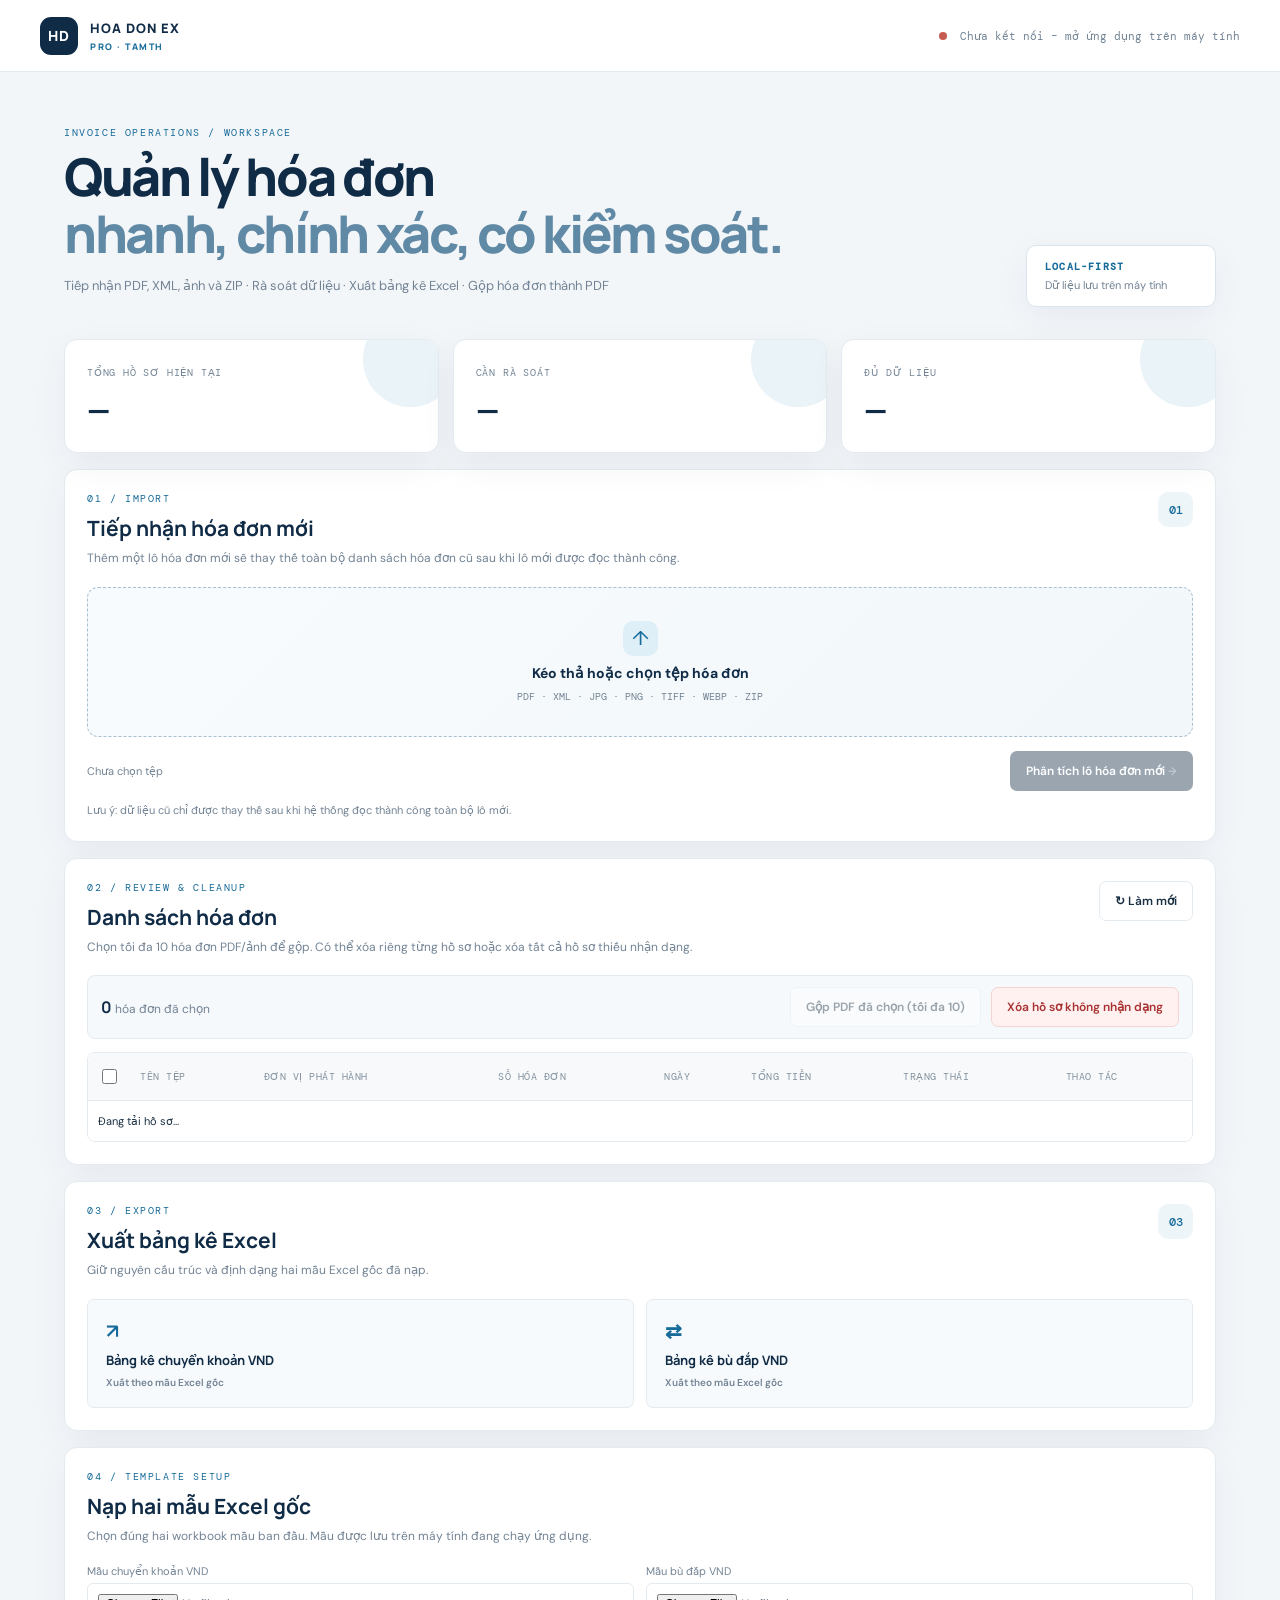
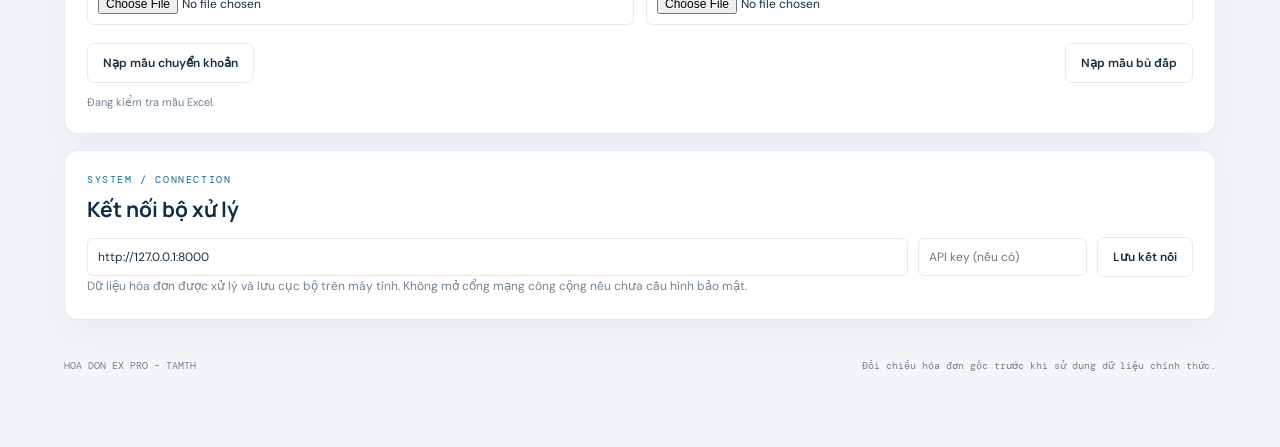
<file: index.html>
<!doctype html>
<html lang="vi">
<head>
<meta charset="utf-8">
<meta name="viewport" content="width=device-width,initial-scale=1">
<meta http-equiv="refresh" content="0; url=./frontend/">
<title>HOA DON EX PRO – TAMTH</title>
<script>location.replace(new URL("./frontend/", location.href).href);</script>
</head>
<body>
<p>Đang mở HOA DON EX PRO – TAMTH…</p>
<p><a href="./frontend/">Nhấn vào đây nếu trang không tự chuyển.</a></p>
</body>
</html>
</file>
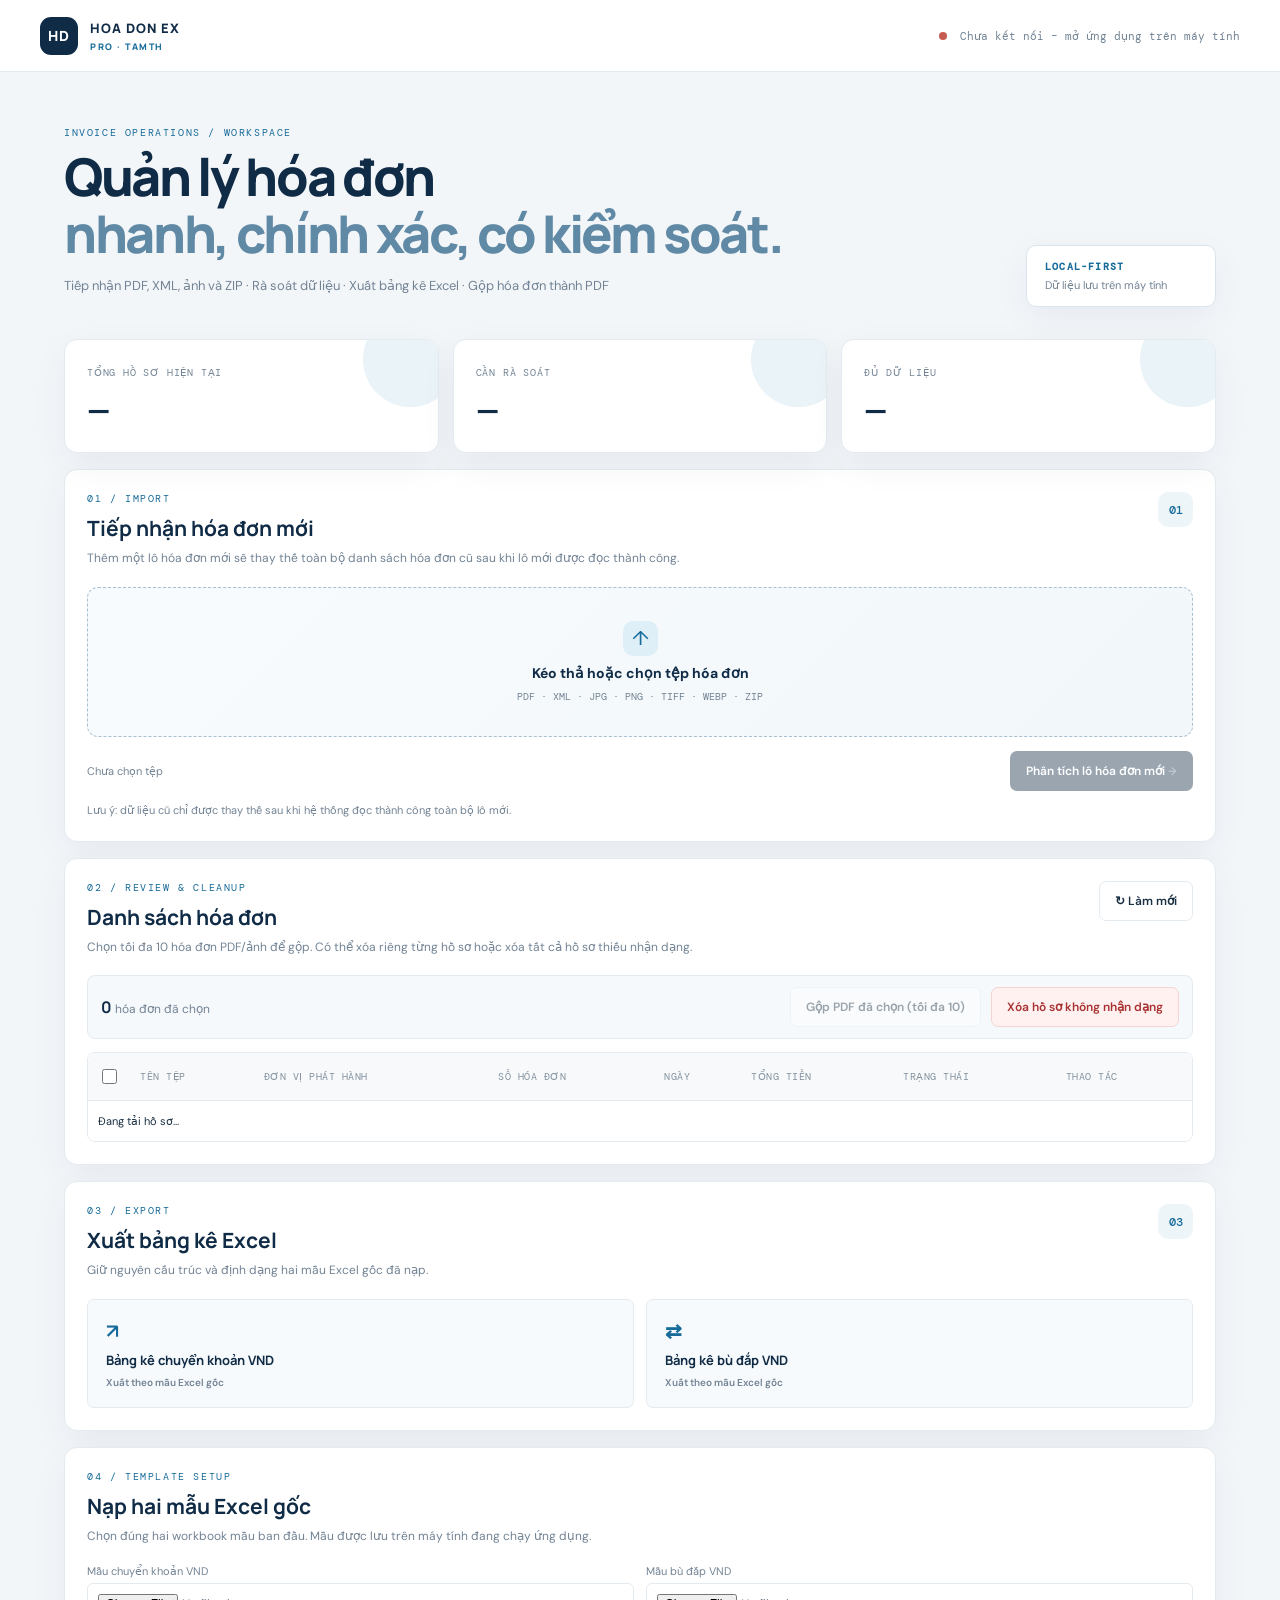
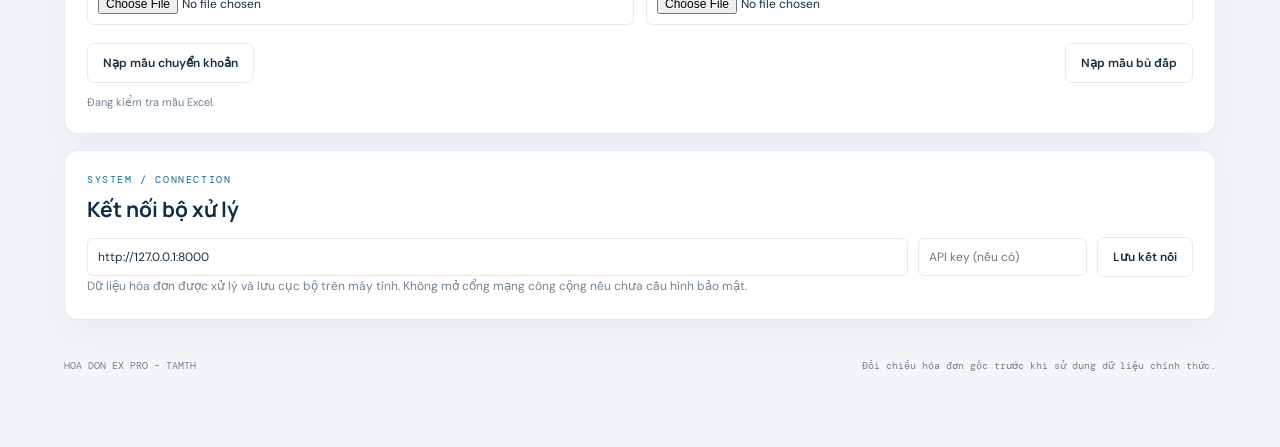
<file: frontend/index.html>
<!doctype html>
<html lang="vi">
<head><meta charset="utf-8"><meta name="viewport" content="width=device-width,initial-scale=1"><meta name="theme-color" content="#102b46"><title>HOA DON EX PRO – TAMTH</title><link rel="stylesheet" href="./styles.css"></head>
<body>
<header><a class="brand" href="#"><span class="brand-mark">HD</span><span>HOA DON EX <small>PRO · TAMTH</small></span></a><span id="status" class="connection"><i></i> Đang kết nối bộ xử lý</span></header>
<main>
<section class="hero"><div><p class="eyebrow">INVOICE OPERATIONS / WORKSPACE</p><h1>Quản lý hóa đơn<br><em>nhanh, chính xác, có kiểm soát.</em></h1><p class="intro">Tiếp nhận PDF, XML, ảnh và ZIP · Rà soát dữ liệu · Xuất bảng kê Excel · Gộp hóa đơn thành PDF</p></div><div class="hero-tag"><strong>LOCAL-FIRST</strong><span>Dữ liệu lưu trên máy tính</span></div></section>
<section class="stats"><article><small>TỔNG HỒ SƠ HIỆN TẠI</small><strong id="total">—</strong></article><article><small>CẦN RÀ SOÁT</small><strong id="review">—</strong></article><article><small>ĐỦ DỮ LIỆU</small><strong id="ready">—</strong></article></section>
<section class="panel"><div class="section-head"><div><p class="eyebrow">01 / IMPORT</p><h2>Tiếp nhận hóa đơn mới</h2><p>Thêm một lô hóa đơn mới sẽ thay thế toàn bộ danh sách hóa đơn cũ sau khi lô mới được đọc thành công.</p></div><span class="step">01</span></div>
<label class="drop" id="drop"><input id="files" type="file" multiple accept=".pdf,.xml,.jpg,.jpeg,.png,.tif,.tiff,.webp,.zip"><span class="upload-icon">↑</span><b>Kéo thả hoặc chọn tệp hóa đơn</b><small>PDF · XML · JPG · PNG · TIFF · WEBP · ZIP</small></label><div class="actions"><span id="chosen">Chưa chọn tệp</span><button id="upload" disabled>Phân tích lô hóa đơn mới <span>→</span></button></div><small class="hint">Lưu ý: dữ liệu cũ chỉ được thay thế sau khi hệ thống đọc thành công toàn bộ lô mới.</small></section>
<section class="panel"><div class="section-head"><div><p class="eyebrow">02 / REVIEW & CLEANUP</p><h2>Danh sách hóa đơn</h2><p>Chọn tối đa 10 hóa đơn PDF/ảnh để gộp. Có thể xóa riêng từng hồ sơ hoặc xóa tất cả hồ sơ thiếu nhận dạng.</p></div><button class="light" id="refresh">↻ Làm mới</button></div>
<div class="toolbar"><div><strong id="selectedCount">0</strong><span> hóa đơn đã chọn</span></div><div class="toolbar-actions"><button class="light" id="mergePdf" disabled>Gộp PDF đã chọn (tối đa 10)</button><button class="danger" id="deleteUnrecognized">Xóa hồ sơ không nhận dạng</button></div></div>
<div class="scroll"><table><thead><tr><th class="check-col"><input id="selectAll" type="checkbox" aria-label="Chọn tất cả"></th><th>TÊN TỆP</th><th>ĐƠN VỊ PHÁT HÀNH</th><th>SỐ HÓA ĐƠN</th><th>NGÀY</th><th>TỔNG TIỀN</th><th>TRẠNG THÁI</th><th>THAO TÁC</th></tr></thead><tbody id="rows"><tr><td colspan="8">Đang tải hồ sơ...</td></tr></tbody></table></div></section>
<section class="panel"><div class="section-head"><div><p class="eyebrow">03 / EXPORT</p><h2>Xuất bảng kê Excel</h2><p>Giữ nguyên cấu trúc và định dạng hai mẫu Excel gốc đã nạp.</p></div><span class="step">03</span></div><div class="exports"><button data-kind="transfer"><span>↗</span><strong>Bảng kê chuyển khoản VND</strong><small>Xuất theo mẫu Excel gốc</small></button><button data-kind="compensation"><span>⇄</span><strong>Bảng kê bù đắp VND</strong><small>Xuất theo mẫu Excel gốc</small></button></div></section>
<section class="panel"><p class="eyebrow">04 / TEMPLATE SETUP</p><h2>Nạp hai mẫu Excel gốc</h2><p>Chọn đúng hai workbook mẫu ban đầu. Mẫu được lưu trên máy tính đang chạy ứng dụng.</p><div class="fields"><label>Mẫu chuyển khoản VND<input id="transferTemplate" type="file" accept=".xlsx"></label><label>Mẫu bù đắp VND<input id="compTemplate" type="file" accept=".xlsx"></label></div><div class="actions"><button class="light" id="uploadTransferTemplate">Nạp mẫu chuyển khoản</button><button class="light" id="uploadCompTemplate">Nạp mẫu bù đắp</button></div><small id="templateState" class="hint">Đang kiểm tra mẫu Excel.</small></section>
<section class="panel"><p class="eyebrow">SYSTEM / CONNECTION</p><h2>Kết nối bộ xử lý</h2><div class="actions connection-fields"><input id="apiUrl" value="http://127.0.0.1:8000" aria-label="Địa chỉ API"><input id="apiKey" type="password" placeholder="API key (nếu có)"><button class="light" id="save">Lưu kết nối</button></div><p class="hint">Dữ liệu hóa đơn được xử lý và lưu cục bộ trên máy tính. Không mở cổng mạng công cộng nếu chưa cấu hình bảo mật.</p></section>
<footer>HOA DON EX PRO – TAMTH <span>Đối chiếu hóa đơn gốc trước khi sử dụng dữ liệu chính thức.</span></footer></main>
<dialog id="edit"><form method="dialog"><div class="head"><h2>Rà soát thông tin hóa đơn</h2><button class="light" value="cancel">Đóng</button></div><input id="eid" type="hidden"><div class="fields"><label>Đơn vị bán<input id="seller"></label><label>Mã số thuế<input id="tax"></label><label>Số hóa đơn<input id="number"></label><label>Ngày hóa đơn<input id="date" placeholder="YYYY-MM-DD"></label><label>Địa chỉ bên bán<input id="address"></label><label>Tên đơn vị thụ hưởng / bên mua<input id="buyerName"></label><label>Mã số thuế đơn vị thụ hưởng<input id="buyerTax"></label><label>Địa chỉ bên mua<input id="buyerAddress"></label><label>Số tài khoản thụ hưởng<input id="account"></label><label>Ký hiệu mẫu số<input id="form"></label><label>Ký hiệu hóa đơn<input id="symbol"></label><label>Loại tiền<input id="currency" value="VND"></label><label>Mặt hàng / mục đích<input id="item"></label><label>Số tiền nhận nợ<input id="financing" type="number"></label><label>Ngày đã thanh toán<input id="paymentDate" placeholder="YYYY-MM-DD"></label><label>Số tiền đã thanh toán<input id="paymentAmount" type="number"></label><label>Tiền trước thuế<input id="subtotal" type="number"></label><label>Thuế GTGT<input id="vat" type="number"></label><label>Tổng tiền<input id="amount" type="number"></label><label>Ghi chú<input id="note"></label><label class="wide">Cảnh báo nhận dạng<input id="warnings" readonly></label></div><button id="saveEdit" type="button">Lưu thông tin</button></form></dialog><div id="toast" role="status"></div><script src="./app.js"></script></body></html>
</file>
<file: frontend/styles.css>
@import url('https://fonts.googleapis.com/css2?family=DM+Mono:wght@400;500&family=DM+Sans:wght@400;500;600;700&family=Manrope:wght@500;600;700;800&display=swap');
:root{--navy:#102b46;--blue:#176b9a;--cyan:#dff3f8;--ink:#192f42;--muted:#728394;--line:#e4ebf0;--paper:#f3f6f9;--white:#fff;--red:#a83232;--red-bg:#fff1f0;--green:#16724b;--green-bg:#eaf7f0;--amber:#98620b;--amber-bg:#fff7e7;--shadow:0 12px 36px rgba(16,43,70,.055)}
*{box-sizing:border-box}body{margin:0;background:var(--paper);color:var(--ink);font-family:'DM Sans',sans-serif;font-size:14px}header{height:72px;background:#fff;border-bottom:1px solid var(--line);padding:0 max(calc((100% - 1200px)/2),24px);display:flex;align-items:center;justify-content:space-between;position:sticky;top:0;z-index:5}.brand{display:flex;align-items:center;gap:12px;color:var(--navy);font:800 13px Manrope;letter-spacing:.08em;text-decoration:none}.brand small{display:block;color:var(--blue);font-size:9px;letter-spacing:.17em;margin-top:3px}.brand-mark{display:grid;place-items:center;width:38px;height:38px;border-radius:11px;background:var(--navy);color:#fff;font:800 14px Manrope}.connection{font:11px 'DM Mono';color:var(--muted)}.connection i{display:inline-block;width:8px;height:8px;border-radius:50%;background:#c5ced5;margin-right:6px}.connection i.online{background:#23a36c;box-shadow:0 0 0 3px #23a36c20}.connection i.offline{background:#c65b51}main{max-width:1200px;margin:auto;padding:36px 24px 52px}.hero{display:flex;align-items:flex-end;justify-content:space-between;padding:18px 0 32px;gap:20px}.eyebrow{font:10px 'DM Mono';letter-spacing:.16em;color:var(--blue);margin:0 0 9px}.hero h1{font:800 clamp(34px,4.5vw,52px)/1.1 Manrope;letter-spacing:-.045em;color:var(--navy);margin:0 0 15px}.hero h1 em{font-style:normal;color:#6089a5}.intro{color:var(--muted);font-size:13px}.hero-tag{padding:14px 18px;border:1px solid #d8e5ed;background:#fff;border-radius:10px;min-width:190px;box-shadow:var(--shadow)}.hero-tag strong,.hero-tag span{display:block}.hero-tag strong{font:700 10px 'DM Mono';letter-spacing:.12em;color:var(--blue)}.hero-tag span{font-size:11px;color:var(--muted);margin-top:5px}.stats{display:grid;grid-template-columns:repeat(3,1fr);gap:14px;margin-bottom:16px}.stats article,.panel{background:#fff;border:1px solid var(--line);border-radius:13px;padding:22px;box-shadow:var(--shadow)}.stats article{position:relative;overflow:hidden}.stats article:after{content:"";position:absolute;right:-20px;top:-28px;width:95px;height:95px;border-radius:50%;background:#eaf3f8}.stats small{position:relative;z-index:1;font:10px 'DM Mono';letter-spacing:.08em;color:var(--muted)}.stats strong{position:relative;z-index:1;display:block;font:800 30px Manrope;color:var(--navy);margin-top:9px}.panel{margin-bottom:16px}.section-head,.head{display:flex;align-items:flex-start;justify-content:space-between;gap:16px;margin-bottom:18px}.section-head h2,.panel h2{font:700 21px Manrope;color:var(--navy);margin:0 0 7px}.section-head p:not(.eyebrow),.panel>p:not(.eyebrow){font-size:12px;color:var(--muted);margin:0;line-height:1.6}.step{display:grid;place-items:center;width:35px;height:35px;border-radius:10px;background:#edf5f9;color:var(--blue);font:500 12px 'DM Mono'}.drop{border:1px dashed #a9c0d0;background:linear-gradient(135deg,#f7fbfd,#f2f7fa);min-height:150px;border-radius:11px;display:flex;flex-direction:column;justify-content:center;align-items:center;gap:8px;cursor:pointer;transition:.18s}.drop:hover,.drop.dragging{border-color:var(--blue);background:#edf7fb}.drop input{display:none}.drop b{color:var(--navy);font-size:14px}.drop small{font:10px 'DM Mono';color:var(--muted)}.upload-icon{display:grid;place-items:center;width:35px;height:35px;border-radius:10px;background:#deeff7;color:var(--blue);font-size:20px}.actions,.toolbar,.toolbar-actions{display:flex;align-items:center;justify-content:space-between;gap:10px;margin-top:14px}.actions span{font-size:11px;color:var(--muted);max-width:68%;overflow-wrap:anywhere}button{border:1px solid transparent;background:var(--navy);color:white;padding:11px 15px;border-radius:7px;font:600 12px 'DM Sans';cursor:pointer;transition:background .15s,border-color .15s,transform .15s}button:hover:not(:disabled){background:#1b496d;transform:translateY(-1px)}button:disabled{opacity:.42;cursor:not-allowed}.light{background:#fff;color:var(--ink);border-color:var(--line)}.light:hover:not(:disabled){background:#f5f9fb;border-color:#b8cbd8}.danger{background:var(--red-bg);color:var(--red);border-color:#f3d4d1}.danger:hover:not(:disabled){background:#ffe4e1}.hint{display:block;color:var(--muted);font-size:11px;line-height:1.6;margin-top:11px}.toolbar{margin:0 0 13px;padding:11px 13px;border-radius:8px;background:#f6f9fb;border:1px solid var(--line)}.toolbar>div:first-child{font-size:12px;color:var(--muted)}.toolbar>div:first-child strong{font:700 16px Manrope;color:var(--navy)}.toolbar-actions{margin:0;justify-content:flex-end}.scroll{overflow:auto;border:1px solid var(--line);border-radius:8px}table{border-collapse:collapse;width:100%;min-width:980px;background:#fff}th{text-align:left;font:10px 'DM Mono';letter-spacing:.05em;color:#82919e;padding:13px 10px;background:#f7f9fb;border-bottom:1px solid var(--line);white-space:nowrap}td{font-size:11px;padding:13px 10px;border-bottom:1px solid #edf1f4;vertical-align:middle}tbody tr:hover{background:#f8fbfd}tbody tr:last-child td{border-bottom:0}.check-col{width:36px;text-align:center}.check-col input{width:15px;height:15px;accent-color:var(--blue)}.filename{font-weight:600;color:var(--navy);max-width:200px;overflow-wrap:anywhere}.status-pill{display:inline-block;padding:5px 8px;border-radius:20px;font-size:10px;font-weight:700;white-space:nowrap}.status-pill.ok{background:var(--green-bg);color:var(--green)}.status-pill.warn{background:var(--amber-bg);color:var(--amber)}.row-actions{white-space:nowrap}.compact{padding:7px 9px;font-size:10px;margin-right:4px}.empty{text-align:center;padding:28px;color:var(--muted)}.exports{display:grid;grid-template-columns:1fr 1fr;gap:12px}.exports button{display:flex;flex-direction:column;align-items:flex-start;text-align:left;gap:7px;background:#f7fafc;border:1px solid var(--line);color:var(--navy);padding:18px}.exports button>span{font-size:20px;color:var(--blue)}.exports button strong{font:700 13px Manrope}.exports button small{font-size:10px;color:var(--muted)}.exports button:hover{border-color:#91b2c8;background:#f0f7fa}.fields{display:grid;grid-template-columns:1fr 1fr;gap:12px;margin:18px 0}.fields label{font-size:11px;color:var(--muted)}input{padding:10px;border:1px solid var(--line);border-radius:6px;font:12px 'DM Sans';color:var(--ink);background:#fff}.fields input{display:block;width:100%;margin-top:5px}.fields .wide{grid-column:1/-1}.connection-fields input:first-child{flex:1}footer{padding:23px 0;color:var(--muted);font:10px 'DM Mono';display:flex;justify-content:space-between;gap:12px}dialog{border:1px solid var(--line);border-radius:14px;width:min(720px,95vw);max-height:90vh;overflow:auto;padding:25px;box-shadow:0 20px 70px #102b4640}dialog::backdrop{background:#102b4675;backdrop-filter:blur(3px)}dialog .head{align-items:center}dialog .head h2{margin:0}#toast{position:fixed;bottom:22px;right:22px;background:var(--navy);color:#fff;padding:13px 17px;border-radius:8px;box-shadow:var(--shadow);opacity:0;pointer-events:none;transition:.2s;font-size:12px;max-width:390px;z-index:10}#toast.show{opacity:1}@media(max-width:720px){header{padding:0 14px}main{padding:23px 13px 35px}.hero{align-items:flex-start;flex-direction:column}.hero-tag{min-width:0}.stats{gap:7px}.stats article{padding:13px 10px}.stats small{font-size:8px}.stats strong{font-size:23px}.panel{padding:16px}.toolbar{align-items:flex-start;flex-direction:column}.toolbar-actions{width:100%;flex-wrap:wrap;justify-content:flex-start}.actions{align-items:stretch;flex-direction:column}.actions span{max-width:100%}.exports{grid-template-columns:1fr}.fields{grid-template-columns:1fr}.fields .wide{grid-column:auto}footer{display:block;line-height:2}footer span{display:block}.connection{font-size:9px}}
</file>
